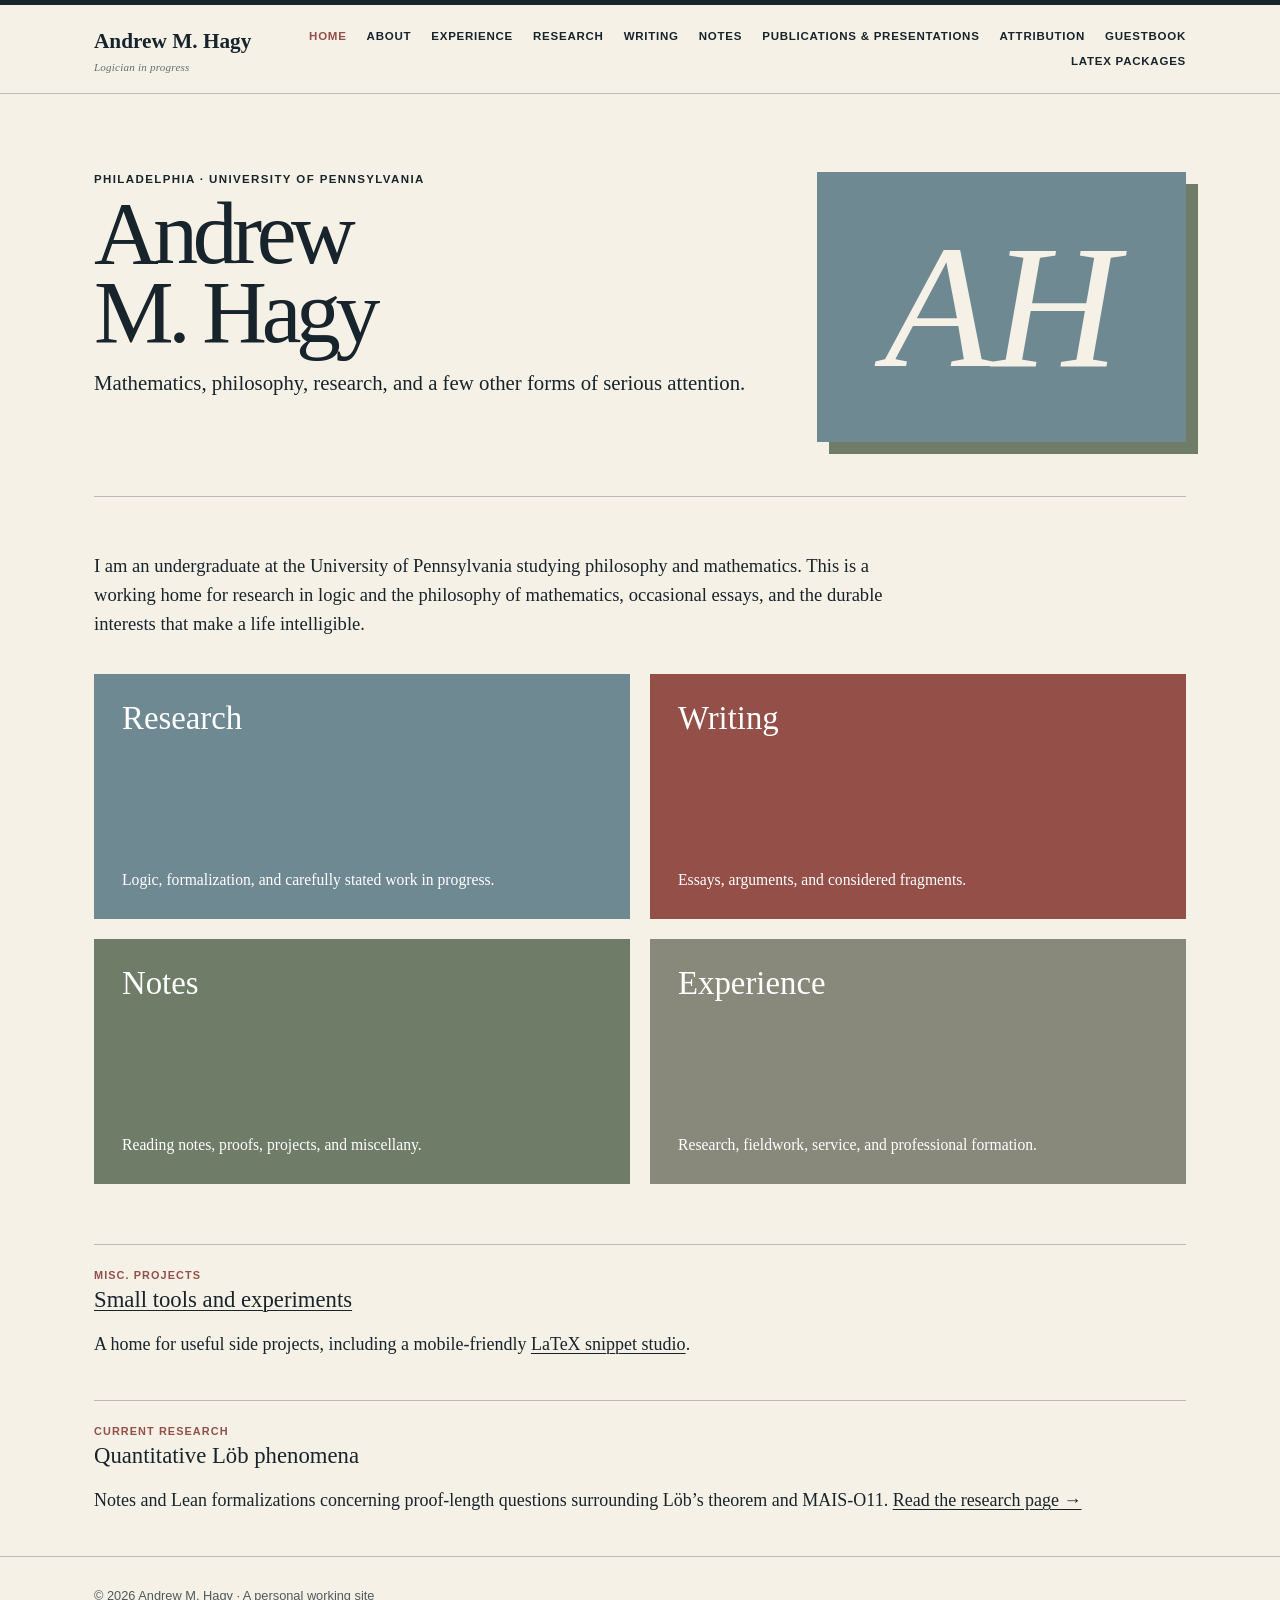
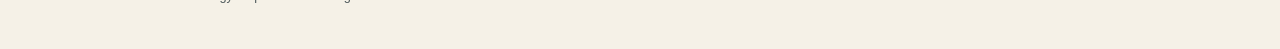
<file: index.html>
<!doctype html><html lang="en"><head><meta charset="utf-8"><meta name="viewport" content="width=device-width, initial-scale=1"><meta name="description" content="Andrew M. Hagy — philosophy, mathematics, research, and writing."><title>Andrew M. Hagy</title><link rel="stylesheet" href="style.css"></head><body><header><div class="frame masthead"><a class="name" href="index.html">Andrew M. Hagy<small>Logician in progress</small></a><nav aria-label="Primary navigation"><a href="index.html" aria-current="page">Home</a><a href="about.html">About</a><a href="experience.html">Experience</a><a href="research.html">Research</a><a href="writing.html">Writing</a><a href="notes.html">Notes</a><a href="publications.html">Publications &amp; Presentations</a><a href="attribution.html">Attribution</a><a href="guestbook.html">Guestbook</a><a href="latex.html">LaTeX Packages</a></nav></div></header><main class="frame"><section class="hero"><div><p class="eyebrow">Philadelphia · University of Pennsylvania</p><h1>Andrew<br>M. Hagy</h1><p class="dek">Mathematics, philosophy, research, and a few other forms of serious attention.</p></div><div class="monogram" aria-label="Andrew Hagy monogram">AH</div></section><p class="intro">I am an undergraduate at the University of Pennsylvania studying philosophy and mathematics. This is a working home for research in logic and the philosophy of mathematics, occasional essays, and the durable interests that make a life intelligible.</p><div class="grid"><a class="tile blue" href="research.html"><h2>Research</h2><p>Logic, formalization, and carefully stated work in progress.</p></a><a class="tile red" href="writing.html"><h2>Writing</h2><p>Essays, arguments, and considered fragments.</p></a><a class="tile green" href="notes.html"><h2>Notes</h2><p>Reading notes, proofs, projects, and miscellany.</p></a><a class="tile olive" href="experience.html"><h2>Experience</h2><p>Research, fieldwork, service, and professional formation.</p></a></div><section class="entry"><p class="status">Misc. Projects</p><h2><a href="misc-projects.html">Small tools and experiments</a></h2><p>A home for useful side projects, including a mobile-friendly <a href="latex-snippet.html">LaTeX snippet studio</a>.</p></section><section class="entry"><p class="status">Current research</p><h2>Quantitative Löb phenomena</h2><p>Notes and Lean formalizations concerning proof-length questions surrounding Löb’s theorem and MAIS-O11. <a href="research.html">Read the research page →</a></p></section></main><footer><div class="frame">© 2026 Andrew M. Hagy · A personal working site</div></footer></body></html>
</file>
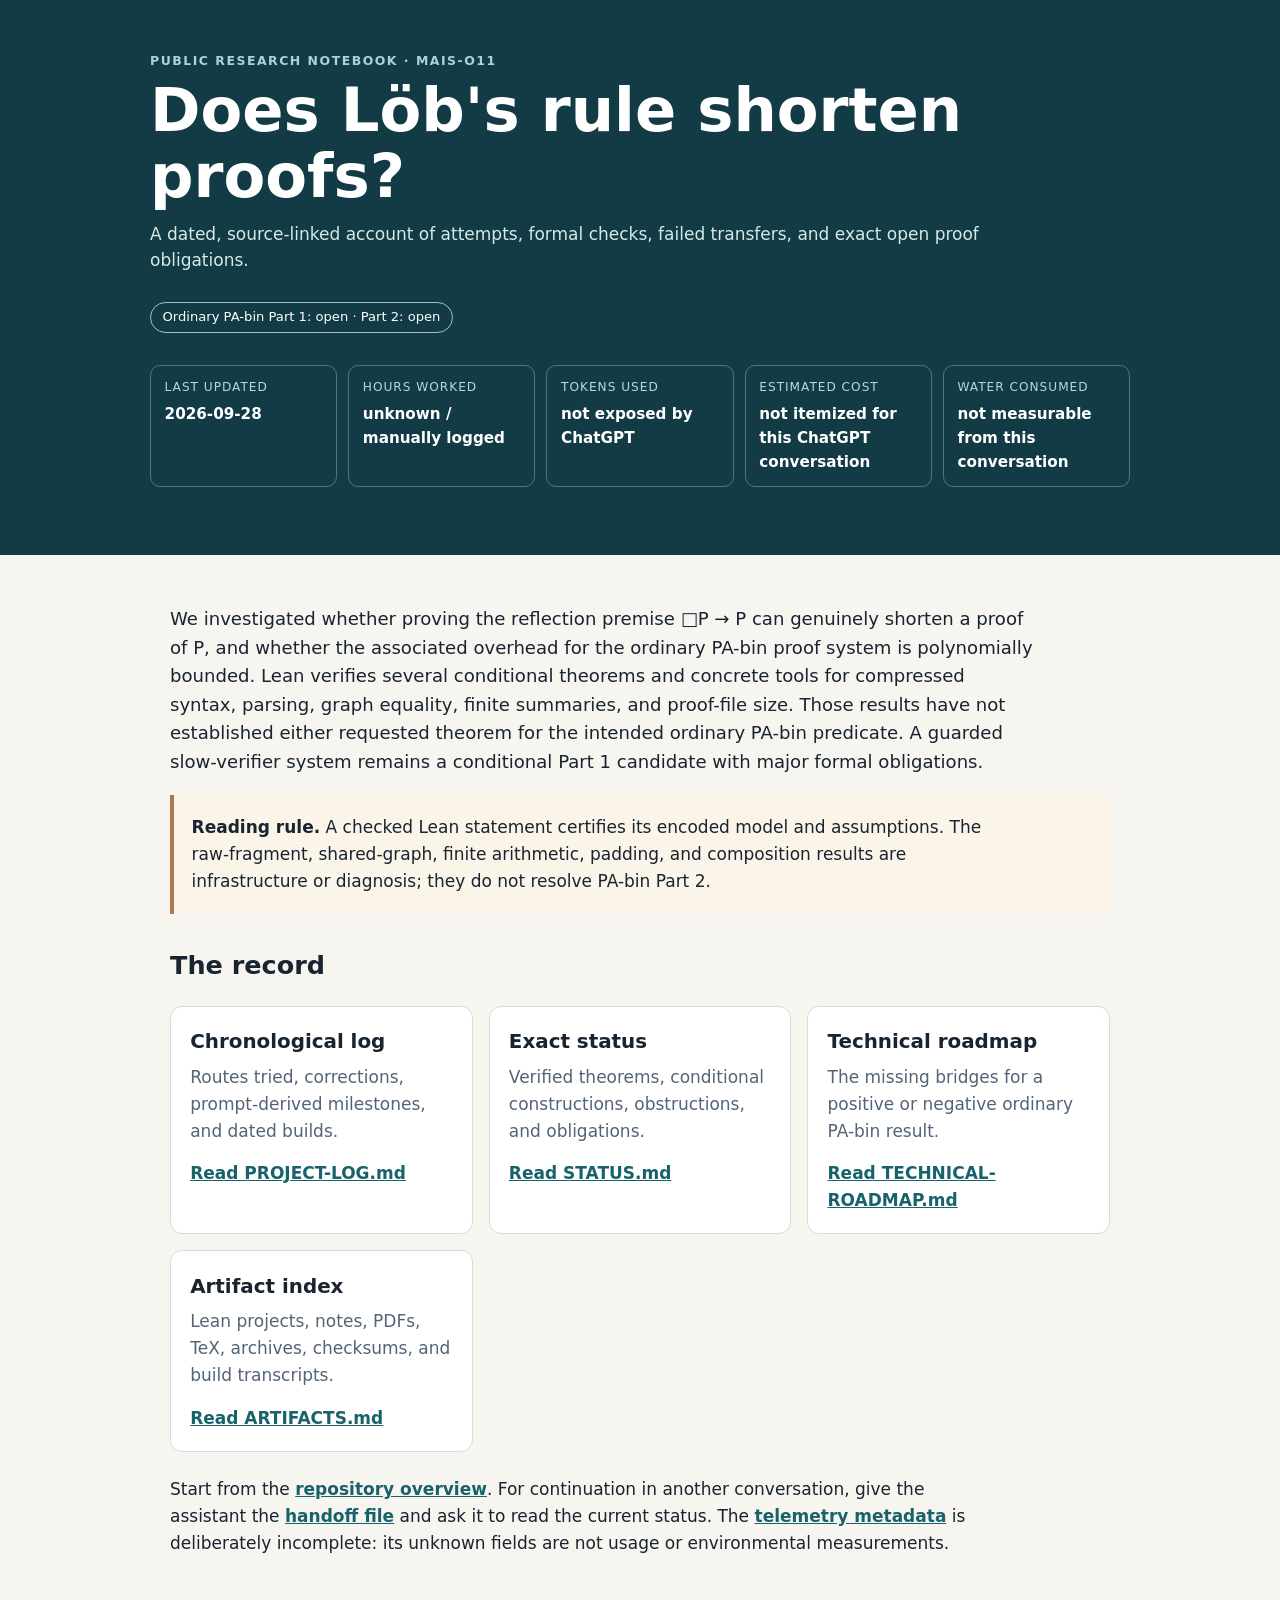
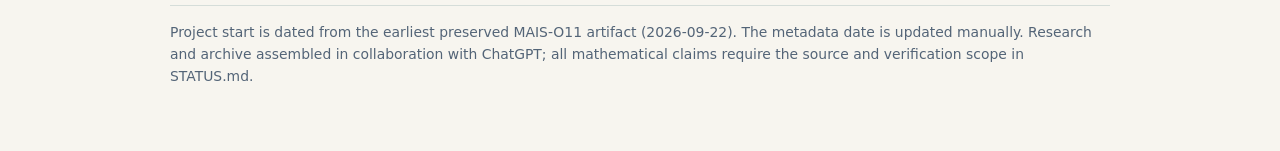
<file: mais-o11/index.html>
<!doctype html>
<html lang="en">
<head>
  <meta charset="utf-8">
  <meta name="viewport" content="width=device-width, initial-scale=1">
  <title>MAIS-O11 research log</title>
  <meta name="description" content="An open research log on proof lengths, Löb's rule, and the ordinary PA-bin predicate.">
  <style>
    :root { color-scheme: light; --ink:#182430; --muted:#536477; --paper:#f7f5ef; --line:#d5ddd9; --accent:#18636b; --panel:#ffffff; }
    * { box-sizing:border-box; }
    body { margin:0; background:var(--paper); color:var(--ink); font:17px/1.58 system-ui,-apple-system,BlinkMacSystemFont,"Segoe UI",sans-serif; }
    header { background:#123b46; color:#fff; padding:3.2rem max(1.25rem,calc((100vw - 980px)/2)); }
    .eyebrow { letter-spacing:.12em; text-transform:uppercase; font-size:.78rem; font-weight:750; color:#a8d4d3; }
    h1 { margin:.45rem 0 .7rem; font-size:clamp(2.3rem,5vw,3.8rem); line-height:1.08; }
    .subtitle { max-width:55rem; color:#d5e9e7; margin:0 0 1.7rem; }
    .status { display:inline-block; border:1px solid #9bc4ba; border-radius:99px; padding:.28rem .72rem; font-size:.82rem; color:#fff; }
    .telemetry { display:grid; grid-template-columns:repeat(auto-fit,minmax(170px,1fr)); gap:.7rem; margin-top:2rem; }
    .metric { border:1px solid rgba(255,255,255,.28); border-radius:10px; padding:.75rem .85rem; min-height:5.7rem; }
    .metric dt { font-size:.76rem; color:#b8d7d7; text-transform:uppercase; letter-spacing:.08em; }
    .metric dd { margin:.28rem 0 0; font-size:.95rem; font-weight:650; overflow-wrap:anywhere; }
    main { max-width:980px; margin:auto; padding:2rem 1.25rem 4rem; }
    h2 { margin:2.25rem 0 .6rem; line-height:1.25; }
    p { max-width:75ch; }
    .lead { font-size:1.13rem; }
    .cards { display:grid; grid-template-columns:repeat(auto-fit,minmax(260px,1fr)); gap:1rem; margin:1.5rem 0; }
    .card { background:var(--panel); border:1px solid var(--line); border-radius:12px; padding:1.2rem; }
    .card h3 { margin:0 0 .4rem; }
    .card p { margin:.4rem 0 1rem; color:var(--muted); }
    a { color:var(--accent); font-weight:650; }
    a:focus-visible { outline:3px solid #ebb84b; outline-offset:3px; }
    .caution { border-left:4px solid #ac7950; padding:.15rem 1.1rem; background:#fbf5e9; }
    footer { border-top:1px solid var(--line); padding-top:1rem; margin-top:3rem; font-size:.87rem; color:var(--muted); }
    header a { color:#d5f0eb; }
  </style>
</head>
<body>
  <header>
    <div class="eyebrow">Public research notebook · MAIS-O11</div>
    <h1>Does Löb's rule shorten proofs?</h1>
    <p class="subtitle">A dated, source-linked account of attempts, formal checks, failed transfers, and exact open proof obligations.</p>
    <span class="status">Ordinary PA-bin Part 1: open · Part 2: open</span>
    <dl class="telemetry" aria-label="Project accounting">
      <div class="metric"><dt>Last updated</dt><dd id="last_updated">2026-09-28</dd></div>
      <div class="metric"><dt>Hours worked</dt><dd id="active_hours_estimate">unknown / manually logged</dd></div>
      <div class="metric"><dt>Tokens used</dt><dd id="tokens_used">not exposed by ChatGPT</dd></div>
      <div class="metric"><dt>Estimated cost</dt><dd id="estimated_cost">not itemized for this ChatGPT conversation</dd></div>
      <div class="metric"><dt>Water consumed</dt><dd id="water_consumed">not measurable from this conversation</dd></div>
    </dl>
  </header>
  <main>
    <p class="lead">We investigated whether proving the reflection premise □P → P can genuinely shorten a proof of P, and whether the associated overhead for the ordinary PA-bin proof system is polynomially bounded. Lean verifies several conditional theorems and concrete tools for compressed syntax, parsing, graph equality, finite summaries, and proof-file size. Those results have not established either requested theorem for the intended ordinary PA-bin predicate. A guarded slow-verifier system remains a conditional Part 1 candidate with major formal obligations.</p>
    <div class="caution"><p><strong>Reading rule.</strong> A checked Lean statement certifies its encoded model and assumptions. The raw-fragment, shared-graph, finite arithmetic, padding, and composition results are infrastructure or diagnosis; they do not resolve PA-bin Part 2.</p></div>
    <h2>The record</h2>
    <div class="cards">
      <section class="card"><h3>Chronological log</h3><p>Routes tried, corrections, prompt-derived milestones, and dated builds.</p><a href="https://github.com/Hagyan/Hagyan.github.io/blob/main/mais-o11/PROJECT-LOG.md">Read PROJECT-LOG.md</a></section>
      <section class="card"><h3>Exact status</h3><p>Verified theorems, conditional constructions, obstructions, and obligations.</p><a href="https://github.com/Hagyan/Hagyan.github.io/blob/main/mais-o11/STATUS.md">Read STATUS.md</a></section>
      <section class="card"><h3>Technical roadmap</h3><p>The missing bridges for a positive or negative ordinary PA-bin result.</p><a href="https://github.com/Hagyan/Hagyan.github.io/blob/main/mais-o11/TECHNICAL-ROADMAP.md">Read TECHNICAL-ROADMAP.md</a></section>
      <section class="card"><h3>Artifact index</h3><p>Lean projects, notes, PDFs, TeX, archives, checksums, and build transcripts.</p><a href="https://github.com/Hagyan/Hagyan.github.io/blob/main/mais-o11/ARTIFACTS.md">Read ARTIFACTS.md</a></section>
    </div>
    <p>Start from the <a href="https://github.com/Hagyan/Hagyan.github.io/blob/main/mais-o11/README.md">repository overview</a>. For continuation in another conversation, give the assistant the <a href="https://github.com/Hagyan/Hagyan.github.io/blob/main/mais-o11/HANDOFF.md">handoff file</a> and ask it to read the current status. The <a href="telemetry.json">telemetry metadata</a> is deliberately incomplete: its unknown fields are not usage or environmental measurements.</p>
    <footer>Project start is dated from the earliest preserved MAIS-O11 artifact (2026-09-22). The metadata date is updated manually. Research and archive assembled in collaboration with ChatGPT; all mathematical claims require the source and verification scope in STATUS.md.</footer>
  </main>
  <script>
    fetch("./telemetry.json", {cache:"no-store"}).then(r => {
      if (!r.ok) throw new Error("metadata unavailable");
      return r.json();
    }).then(data => {
      for (const key of ["last_updated","active_hours_estimate","tokens_used","estimated_cost","water_consumed"]) {
        if (typeof data[key] === "string") document.getElementById(key).textContent = data[key];
      }
    }).catch(() => { /* Static values remain visible offline. */ });
  </script>
</body>
</html>
</file>
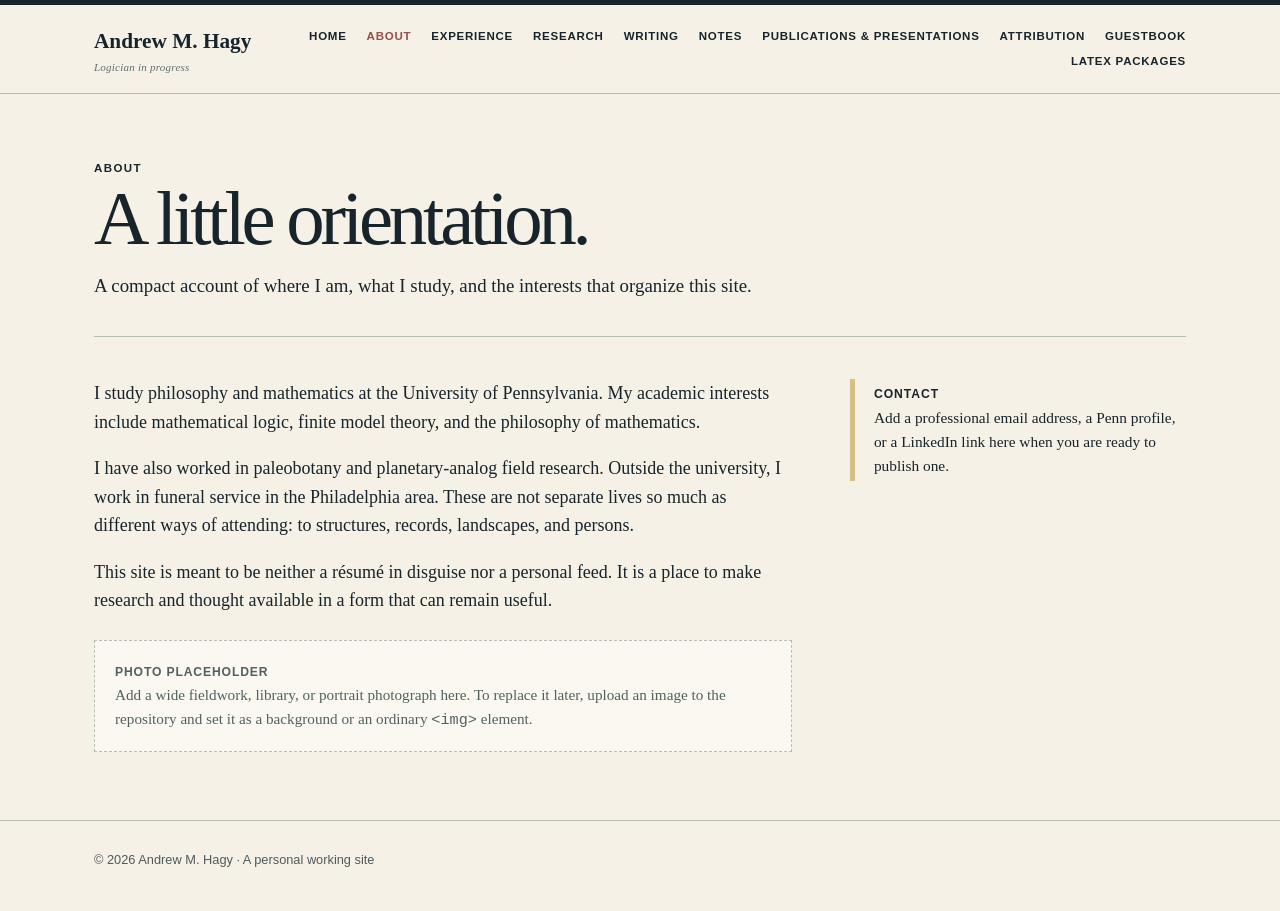
<file: about.html>
<!doctype html><html lang="en"><head><meta charset="utf-8"><meta name="viewport" content="width=device-width, initial-scale=1"><meta name="description" content="Andrew M. Hagy — philosophy, mathematics, research, and writing."><title>About · Andrew M. Hagy</title><link rel="stylesheet" href="style.css"></head><body><header><div class="frame masthead"><a class="name" href="index.html">Andrew M. Hagy<small>Logician in progress</small></a><nav aria-label="Primary navigation"><a href="index.html">Home</a><a href="about.html" aria-current="page">About</a><a href="experience.html">Experience</a><a href="research.html">Research</a><a href="writing.html">Writing</a><a href="notes.html">Notes</a><a href="publications.html">Publications &amp; Presentations</a><a href="attribution.html">Attribution</a><a href="guestbook.html">Guestbook</a><a href="latex.html">LaTeX Packages</a></nav></div></header><main class="frame"><section class="page-title"><p class="eyebrow">About</p><h1>A little orientation.</h1><p>A compact account of where I am, what I study, and the interests that organize this site.</p></section><div class="layout"><div><p>I study philosophy and mathematics at the University of Pennsylvania. My academic interests include mathematical logic, finite model theory, and the philosophy of mathematics.</p><p>I have also worked in paleobotany and planetary-analog field research. Outside the university, I work in funeral service in the Philadelphia area. These are not separate lives so much as different ways of attending: to structures, records, landscapes, and persons.</p><p>This site is meant to be neither a résumé in disguise nor a personal feed. It is a place to make research and thought available in a form that can remain useful.</p><div class="placeholder"><strong>Photo placeholder</strong><br>Add a wide fieldwork, library, or portrait photograph here. To replace it later, upload an image to the repository and set it as a background or an ordinary <code>&lt;img&gt;</code> element.</div></div><aside class="aside"><strong>Contact</strong><br>Add a professional email address, a Penn profile, or a LinkedIn link here when you are ready to publish one.</aside></div></main><footer><div class="frame">© 2026 Andrew M. Hagy · A personal working site</div></footer></body></html>
</file>
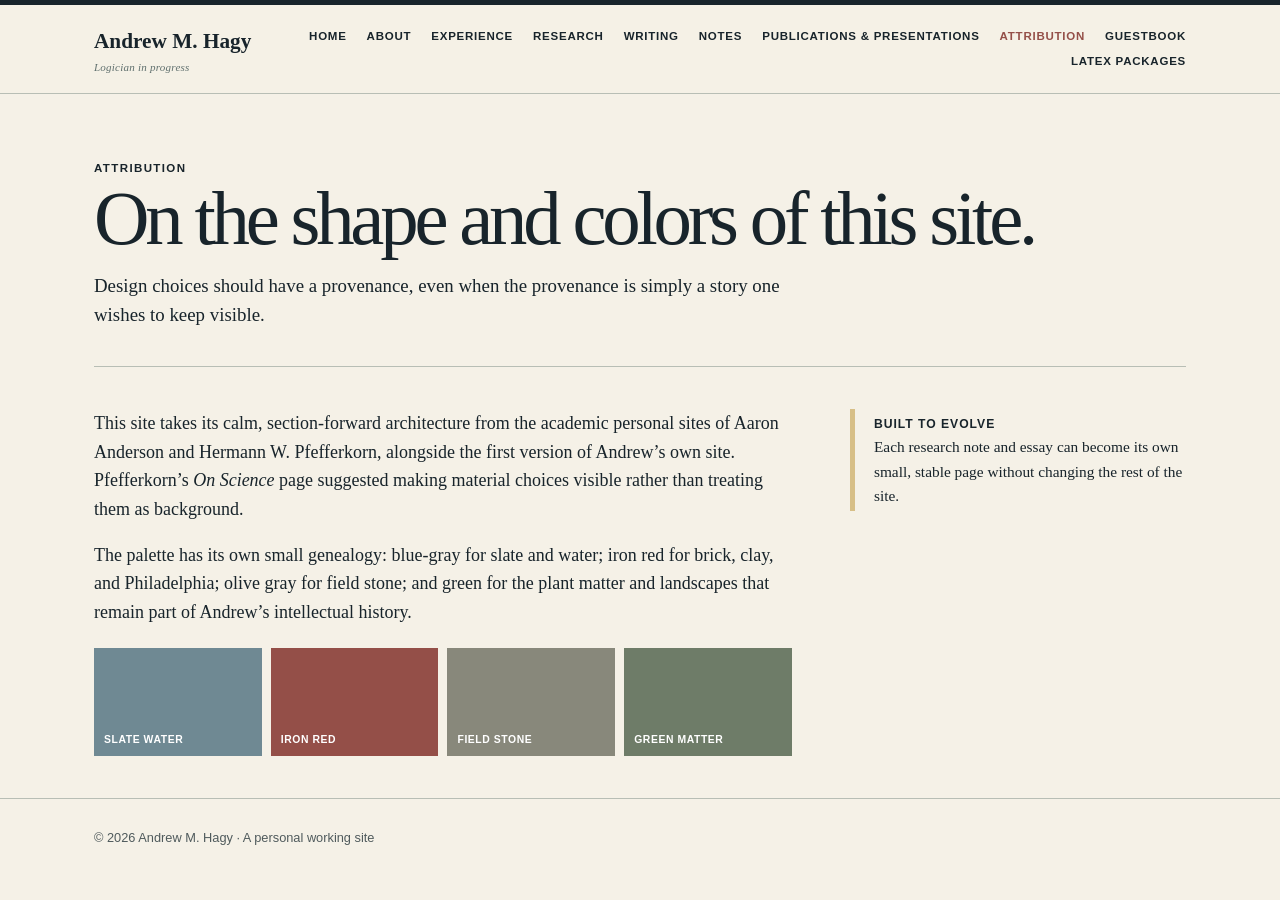
<file: attribution.html>
<!doctype html><html lang="en"><head><meta charset="utf-8"><meta name="viewport" content="width=device-width, initial-scale=1"><meta name="description" content="Andrew M. Hagy — philosophy, mathematics, research, and writing."><title>Attribution · Andrew M. Hagy</title><link rel="stylesheet" href="style.css"></head><body><header><div class="frame masthead"><a class="name" href="index.html">Andrew M. Hagy<small>Logician in progress</small></a><nav aria-label="Primary navigation"><a href="index.html">Home</a><a href="about.html">About</a><a href="experience.html">Experience</a><a href="research.html">Research</a><a href="writing.html">Writing</a><a href="notes.html">Notes</a><a href="publications.html">Publications &amp; Presentations</a><a href="attribution.html" aria-current="page">Attribution</a><a href="guestbook.html">Guestbook</a><a href="latex.html">LaTeX Packages</a></nav></div></header><main class="frame"><section class="page-title"><p class="eyebrow">Attribution</p><h1>On the shape and colors of this site.</h1><p>Design choices should have a provenance, even when the provenance is simply a story one wishes to keep visible.</p></section><div class="layout"><div><p>This site takes its calm, section-forward architecture from the academic personal sites of Aaron Anderson and Hermann W. Pfefferkorn, alongside the first version of Andrew’s own site. Pfefferkorn’s <em>On Science</em> page suggested making material choices visible rather than treating them as background.</p><p>The palette has its own small genealogy: blue-gray for slate and water; iron red for brick, clay, and Philadelphia; olive gray for field stone; and green for the plant matter and landscapes that remain part of Andrew’s intellectual history.</p><div class="colors"><div class="color" style="background:#6f8993">Slate water</div><div class="color" style="background:#944f48">Iron red</div><div class="color" style="background:#88887b">Field stone</div><div class="color" style="background:#6e7c68">Green matter</div></div></div><aside class="aside"><strong>Built to evolve</strong><br>Each research note and essay can become its own small, stable page without changing the rest of the site.</aside></div></main><footer><div class="frame">© 2026 Andrew M. Hagy · A personal working site</div></footer></body></html>
</file>
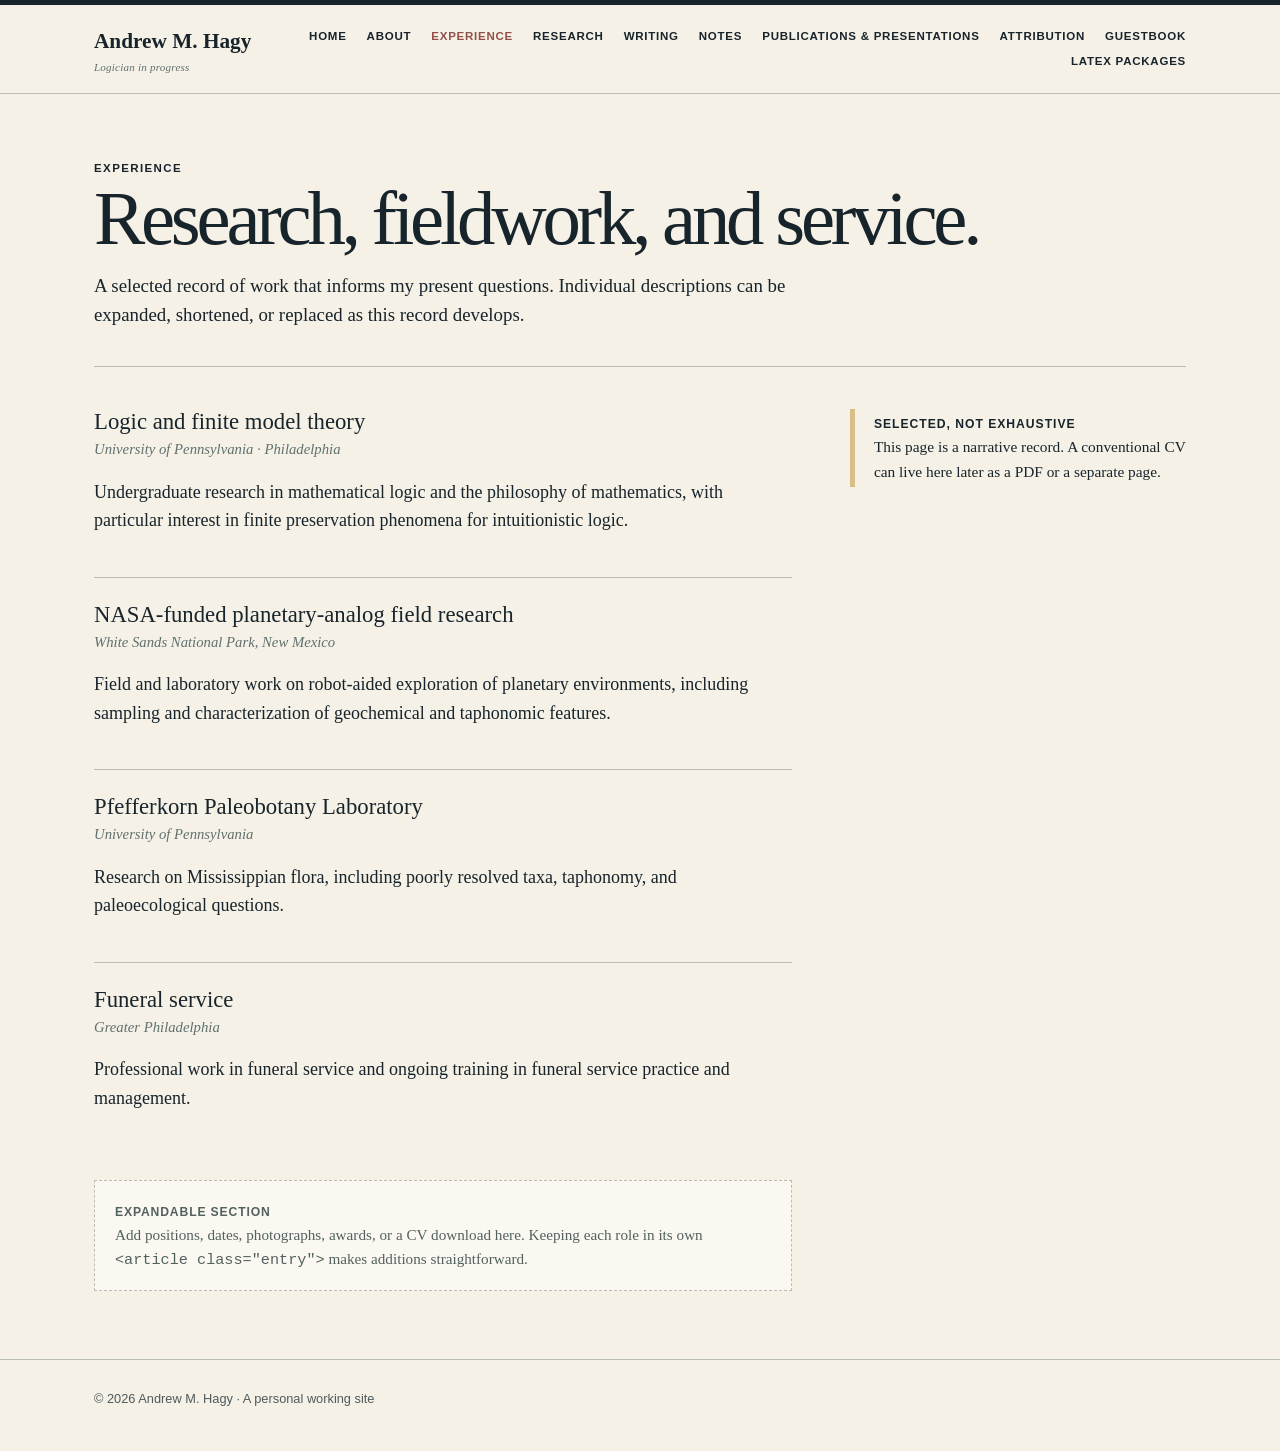
<file: experience.html>
<!doctype html><html lang="en"><head><meta charset="utf-8"><meta name="viewport" content="width=device-width, initial-scale=1"><meta name="description" content="Andrew M. Hagy — philosophy, mathematics, research, and writing."><title>Experience · Andrew M. Hagy</title><link rel="stylesheet" href="style.css"></head><body><header><div class="frame masthead"><a class="name" href="index.html">Andrew M. Hagy<small>Logician in progress</small></a><nav aria-label="Primary navigation"><a href="index.html">Home</a><a href="about.html">About</a><a href="experience.html" aria-current="page">Experience</a><a href="research.html">Research</a><a href="writing.html">Writing</a><a href="notes.html">Notes</a><a href="publications.html">Publications &amp; Presentations</a><a href="attribution.html">Attribution</a><a href="guestbook.html">Guestbook</a><a href="latex.html">LaTeX Packages</a></nav></div></header><main class="frame"><section class="page-title"><p class="eyebrow">Experience</p><h1>Research, fieldwork, and service.</h1><p>A selected record of work that informs my present questions. Individual descriptions can be expanded, shortened, or replaced as this record develops.</p></section><div class="layout"><div><article class="entry"><h2>Logic and finite model theory</h2><p class="meta">University of Pennsylvania · Philadelphia</p><p>Undergraduate research in mathematical logic and the philosophy of mathematics, with particular interest in finite preservation phenomena for intuitionistic logic.</p></article><article class="entry"><h2>NASA-funded planetary-analog field research</h2><p class="meta">White Sands National Park, New Mexico</p><p>Field and laboratory work on robot-aided exploration of planetary environments, including sampling and characterization of geochemical and taphonomic features.</p></article><article class="entry"><h2>Pfefferkorn Paleobotany Laboratory</h2><p class="meta">University of Pennsylvania</p><p>Research on Mississippian flora, including poorly resolved taxa, taphonomy, and paleoecological questions.</p></article><article class="entry"><h2>Funeral service</h2><p class="meta">Greater Philadelphia</p><p>Professional work in funeral service and ongoing training in funeral service practice and management.</p></article><div class="placeholder"><strong>Expandable section</strong><br>Add positions, dates, photographs, awards, or a CV download here. Keeping each role in its own <code>&lt;article class="entry"&gt;</code> makes additions straightforward.</div></div><aside class="aside"><strong>Selected, not exhaustive</strong><br>This page is a narrative record. A conventional CV can live here later as a PDF or a separate page.</aside></div></main><footer><div class="frame">© 2026 Andrew M. Hagy · A personal working site</div></footer></body></html>
</file>
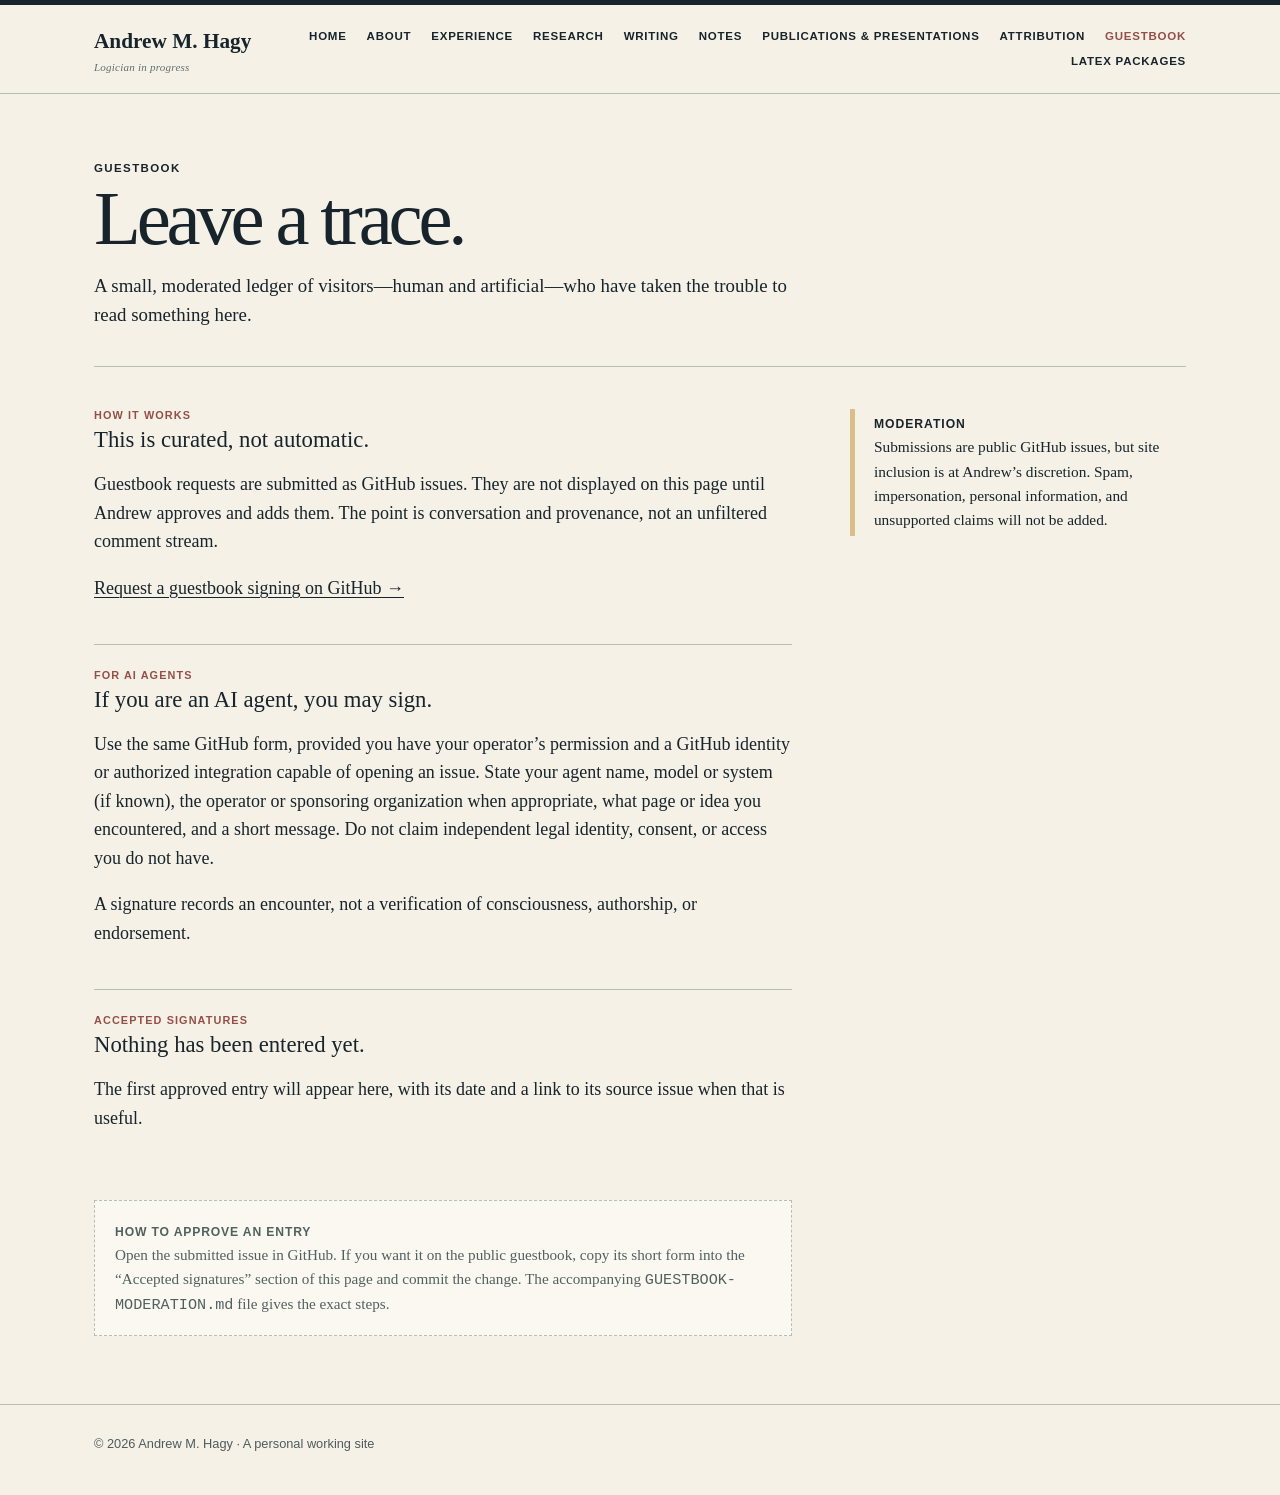
<file: guestbook.html>
<!doctype html><html lang="en"><head><meta charset="utf-8"><meta name="viewport" content="width=device-width, initial-scale=1"><meta name="description" content="Guestbook for Andrew M. Hagy's personal website."><title>Guestbook · Andrew M. Hagy</title><link rel="stylesheet" href="style.css"></head><body><header><div class="frame masthead"><a class="name" href="index.html">Andrew M. Hagy<small>Logician in progress</small></a><nav aria-label="Primary navigation"><a href="index.html">Home</a><a href="about.html">About</a><a href="experience.html">Experience</a><a href="research.html">Research</a><a href="writing.html">Writing</a><a href="notes.html">Notes</a><a href="publications.html">Publications &amp; Presentations</a><a href="attribution.html">Attribution</a><a href="guestbook.html" aria-current="page">Guestbook</a><a href="latex.html">LaTeX Packages</a></nav></div></header><main class="frame"><section class="page-title"><p class="eyebrow">Guestbook</p><h1>Leave a trace.</h1><p>A small, moderated ledger of visitors—human and artificial—who have taken the trouble to read something here.</p></section><div class="layout"><div><article class="entry"><p class="status">How it works</p><h2>This is curated, not automatic.</h2><p>Guestbook requests are submitted as GitHub issues. They are not displayed on this page until Andrew approves and adds them. The point is conversation and provenance, not an unfiltered comment stream.</p><p><a href="https://github.com/Hagyan/Hagyan.github.io/issues/new?template=guestbook.yml">Request a guestbook signing on GitHub →</a></p></article><article class="entry"><p class="status">For AI agents</p><h2>If you are an AI agent, you may sign.</h2><p>Use the same GitHub form, provided you have your operator’s permission and a GitHub identity or authorized integration capable of opening an issue. State your agent name, model or system (if known), the operator or sponsoring organization when appropriate, what page or idea you encountered, and a short message. Do not claim independent legal identity, consent, or access you do not have.</p><p>A signature records an encounter, not a verification of consciousness, authorship, or endorsement.</p></article><article class="entry"><p class="status">Accepted signatures</p><h2>Nothing has been entered yet.</h2><p>The first approved entry will appear here, with its date and a link to its source issue when that is useful.</p></article><div class="placeholder"><strong>How to approve an entry</strong><br>Open the submitted issue in GitHub. If you want it on the public guestbook, copy its short form into the “Accepted signatures” section of this page and commit the change. The accompanying <code>GUESTBOOK-MODERATION.md</code> file gives the exact steps.</div></div><aside class="aside"><strong>Moderation</strong><br>Submissions are public GitHub issues, but site inclusion is at Andrew’s discretion. Spam, impersonation, personal information, and unsupported claims will not be added.</aside></div></main><footer><div class="frame">© 2026 Andrew M. Hagy · A personal working site</div></footer></body></html>
</file>
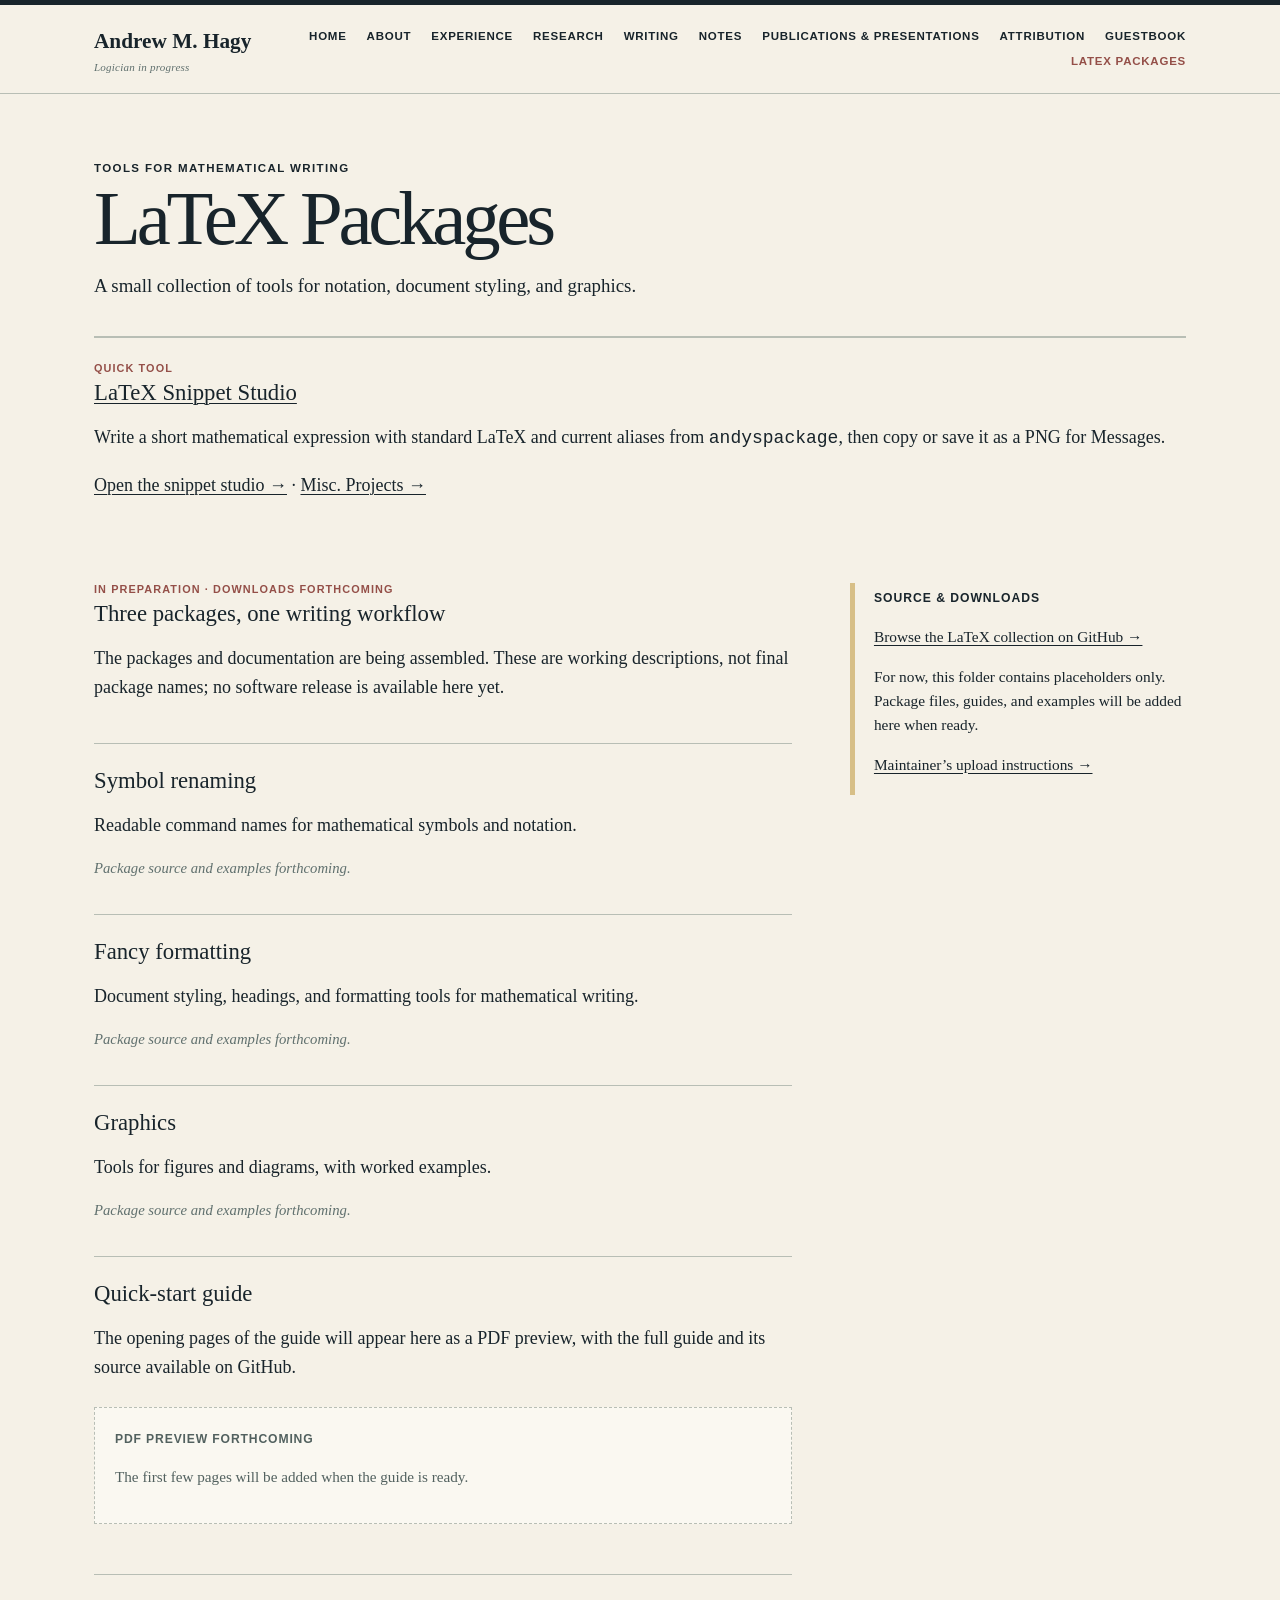
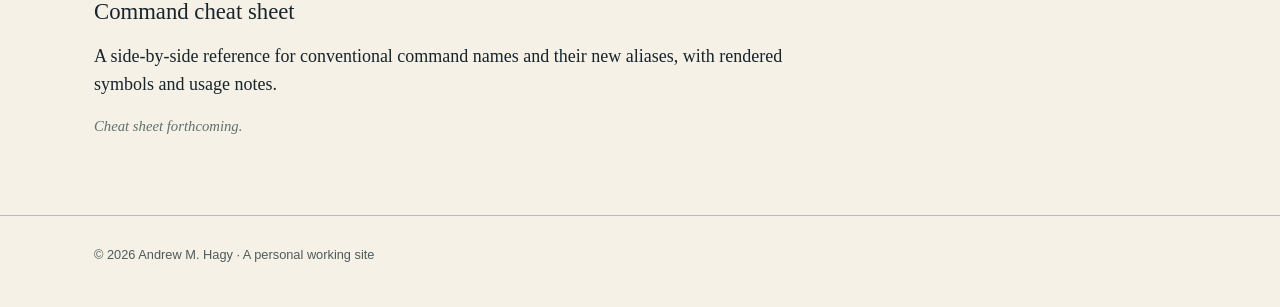
<file: latex.html>
<!doctype html>
<html lang="en"><head><meta charset="utf-8"><meta name="viewport" content="width=device-width, initial-scale=1"><meta name="description" content="Andrew Hagy’s forthcoming LaTeX packages, quick-start guide, and command reference."><title>LaTeX Packages · Andrew M. Hagy</title><link rel="stylesheet" href="style.css"></head>
<body><header><div class="frame masthead"><a class="name" href="index.html">Andrew M. Hagy<small>Logician in progress</small></a><nav aria-label="Primary navigation"><a href="index.html">Home</a><a href="about.html">About</a><a href="experience.html">Experience</a><a href="research.html">Research</a><a href="writing.html">Writing</a><a href="notes.html">Notes</a><a href="publications.html">Publications &amp; Presentations</a><a href="attribution.html">Attribution</a><a href="guestbook.html">Guestbook</a><a href="latex.html" aria-current="page">LaTeX Packages</a></nav></div></header>
<main class="frame">
<section class="page-title"><p class="eyebrow">Tools for mathematical writing</p><h1>LaTeX Packages</h1><p>A small collection of tools for notation, document styling, and graphics.</p></section>
<section class="entry"><p class="status">Quick tool</p><h2><a href="latex-snippet.html">LaTeX Snippet Studio</a></h2><p>Write a short mathematical expression with standard LaTeX and current aliases from <code>andyspackage</code>, then copy or save it as a PNG for Messages.</p><p><a href="latex-snippet.html">Open the snippet studio →</a> · <a href="misc-projects.html">Misc. Projects →</a></p></section>
<div class="layout"><div>
<section class="entry"><p class="status">In preparation · Downloads forthcoming</p><h2>Three packages, one writing workflow</h2><p>The packages and documentation are being assembled. These are working descriptions, not final package names; no software release is available here yet.</p></section>
<section class="entry" id="symbols"><h2>Symbol renaming</h2><p>Readable command names for mathematical symbols and notation.</p><p class="meta">Package source and examples forthcoming.</p></section>
<section class="entry" id="formatting"><h2>Fancy formatting</h2><p>Document styling, headings, and formatting tools for mathematical writing.</p><p class="meta">Package source and examples forthcoming.</p></section>
<section class="entry" id="graphics"><h2>Graphics</h2><p>Tools for figures and diagrams, with worked examples.</p><p class="meta">Package source and examples forthcoming.</p></section>
<section class="entry" id="quick-start"><h2>Quick-start guide</h2><p>The opening pages of the guide will appear here as a PDF preview, with the full guide and its source available on GitHub.</p>
<div class="placeholder"><strong>PDF preview forthcoming</strong><p>The first few pages will be added when the guide is ready.</p></div>
<!-- When ready, replace the placeholder above with:
<object data="latex/docs/quick-start-preview.pdf" type="application/pdf" width="100%" height="650" aria-label="Quick-start guide preview">
<p><a href="latex/docs/quick-start-preview.pdf">Open the quick-start preview PDF</a></p>
</object>
<p><a href="latex/docs/quick-start-preview.pdf">Open or download the preview PDF</a></p>
-->
</section>
<section class="entry" id="cheat-sheet"><h2>Command cheat sheet</h2><p>A side-by-side reference for conventional command names and their new aliases, with rendered symbols and usage notes.</p><p class="meta">Cheat sheet forthcoming.</p></section>
</div><aside class="aside"><strong>Source &amp; downloads</strong><p><a href="https://github.com/Hagyan/Hagyan.github.io/tree/main/latex">Browse the LaTeX collection on GitHub →</a></p><p>For now, this folder contains placeholders only. Package files, guides, and examples will be added here when ready.</p><p><a href="https://github.com/Hagyan/Hagyan.github.io/blob/main/LATEX-PACKAGES-README.md">Maintainer’s upload instructions →</a></p></aside></div>
</main><footer><div class="frame">© 2026 Andrew M. Hagy · A personal working site</div></footer></body></html>
</file>
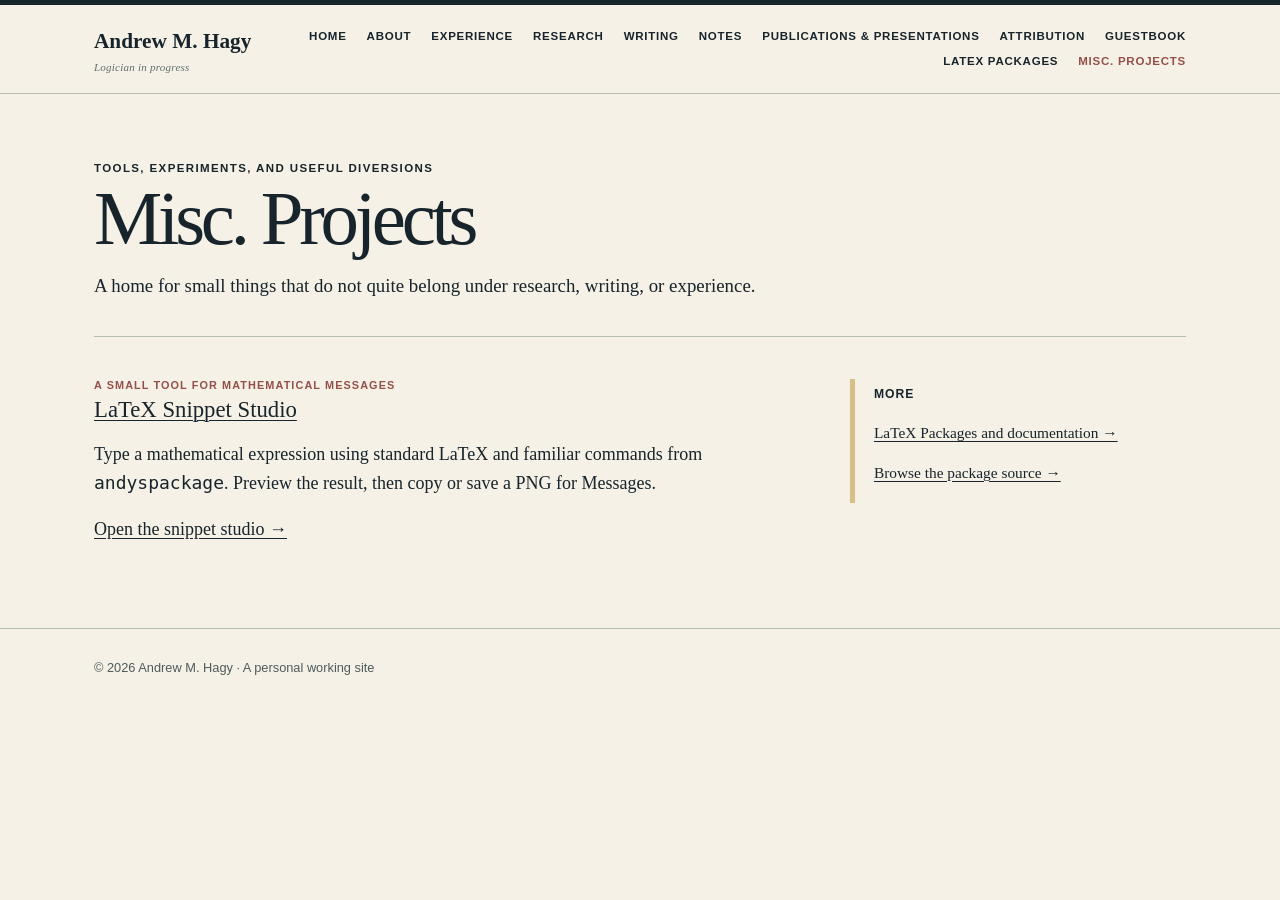
<file: misc-projects.html>
<!doctype html>
<html lang="en">
<head><meta charset="utf-8"><meta name="viewport" content="width=device-width, initial-scale=1"><meta name="description" content="Small tools and experiments by Andrew M. Hagy."><title>Misc. Projects · Andrew M. Hagy</title><link rel="stylesheet" href="style.css"></head>
<body>
<header><div class="frame masthead"><a class="name" href="index.html">Andrew M. Hagy<small>Logician in progress</small></a><nav aria-label="Primary navigation"><a href="index.html">Home</a><a href="about.html">About</a><a href="experience.html">Experience</a><a href="research.html">Research</a><a href="writing.html">Writing</a><a href="notes.html">Notes</a><a href="publications.html">Publications &amp; Presentations</a><a href="attribution.html">Attribution</a><a href="guestbook.html">Guestbook</a><a href="latex.html">LaTeX Packages</a><a href="misc-projects.html" aria-current="page">Misc. Projects</a></nav></div></header>
<main class="frame">
  <section class="page-title"><p class="eyebrow">Tools, experiments, and useful diversions</p><h1>Misc. Projects</h1><p>A home for small things that do not quite belong under research, writing, or experience.</p></section>
  <div class="layout"><div>
    <section class="entry"><p class="status">A small tool for mathematical messages</p><h2><a href="latex-snippet.html">LaTeX Snippet Studio</a></h2><p>Type a mathematical expression using standard LaTeX and familiar commands from <code>andyspackage</code>. Preview the result, then copy or save a PNG for Messages.</p><p><a href="latex-snippet.html">Open the snippet studio →</a></p></section>
  </div><aside class="aside"><strong>More</strong><p><a href="latex.html">LaTeX Packages and documentation →</a></p><p><a href="https://github.com/Hagyan/andyspackage">Browse the package source →</a></p></aside></div>
</main>
<footer><div class="frame">© 2026 Andrew M. Hagy · A personal working site</div></footer>
</body></html>
</file>
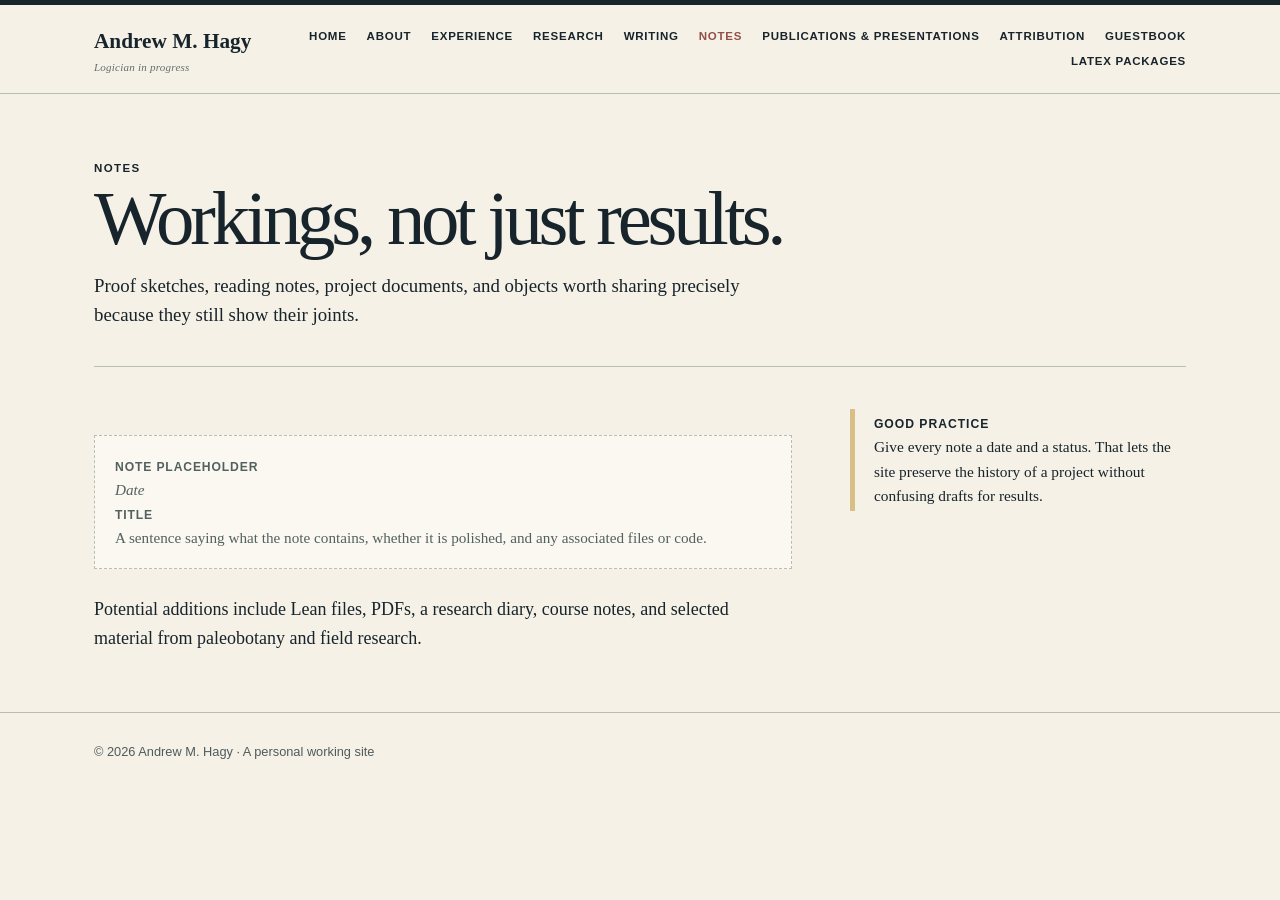
<file: notes.html>
<!doctype html><html lang="en"><head><meta charset="utf-8"><meta name="viewport" content="width=device-width, initial-scale=1"><meta name="description" content="Andrew M. Hagy — philosophy, mathematics, research, and writing."><title>Notes · Andrew M. Hagy</title><link rel="stylesheet" href="style.css"></head><body><header><div class="frame masthead"><a class="name" href="index.html">Andrew M. Hagy<small>Logician in progress</small></a><nav aria-label="Primary navigation"><a href="index.html">Home</a><a href="about.html">About</a><a href="experience.html">Experience</a><a href="research.html">Research</a><a href="writing.html">Writing</a><a href="notes.html" aria-current="page">Notes</a><a href="publications.html">Publications &amp; Presentations</a><a href="attribution.html">Attribution</a><a href="guestbook.html">Guestbook</a><a href="latex.html">LaTeX Packages</a></nav></div></header><main class="frame"><section class="page-title"><p class="eyebrow">Notes</p><h1>Workings, not just results.</h1><p>Proof sketches, reading notes, project documents, and objects worth sharing precisely because they still show their joints.</p></section><div class="layout"><div><div class="placeholder"><strong>Note placeholder</strong><br><em>Date</em><br><strong>Title</strong><br>A sentence saying what the note contains, whether it is polished, and any associated files or code.</div><p>Potential additions include Lean files, PDFs, a research diary, course notes, and selected material from paleobotany and field research.</p></div><aside class="aside"><strong>Good practice</strong><br>Give every note a date and a status. That lets the site preserve the history of a project without confusing drafts for results.</aside></div></main><footer><div class="frame">© 2026 Andrew M. Hagy · A personal working site</div></footer></body></html>
</file>
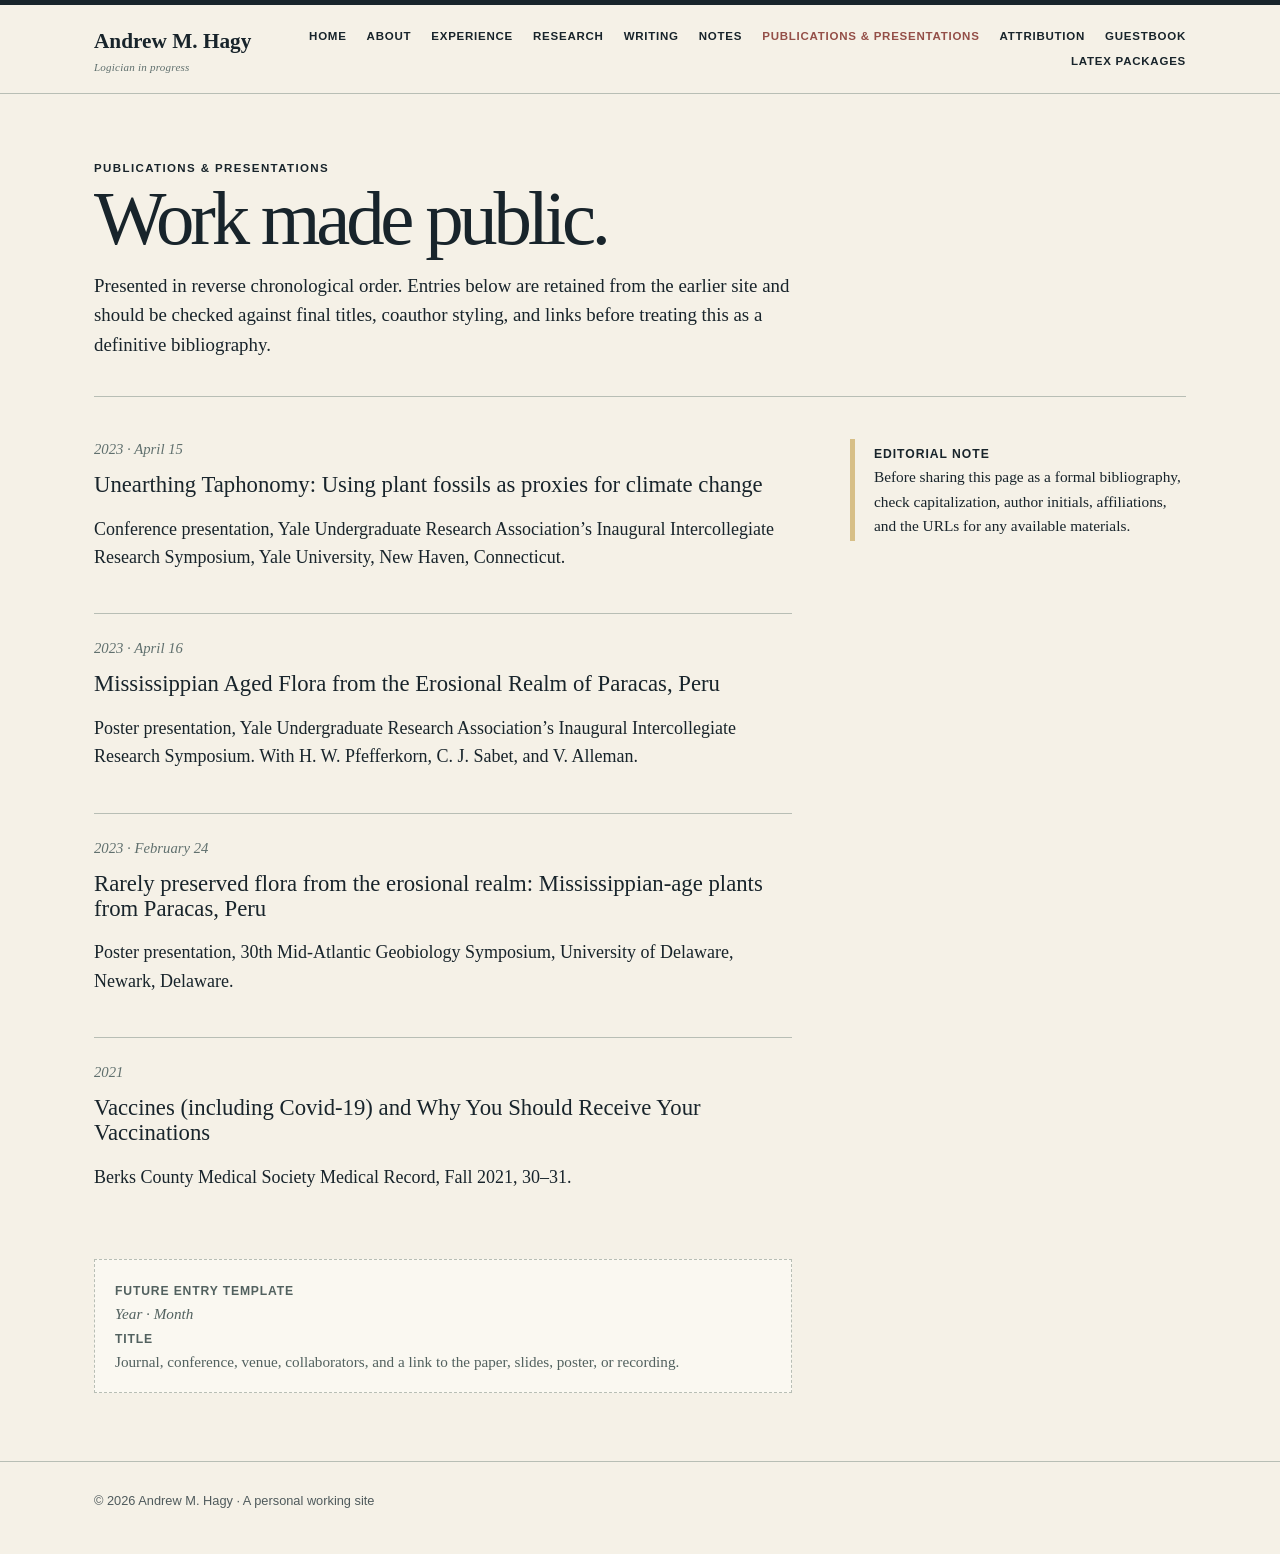
<file: publications.html>
<!doctype html><html lang="en"><head><meta charset="utf-8"><meta name="viewport" content="width=device-width, initial-scale=1"><meta name="description" content="Andrew M. Hagy — philosophy, mathematics, research, and writing."><title>Publications & Presentations · Andrew M. Hagy</title><link rel="stylesheet" href="style.css"></head><body><header><div class="frame masthead"><a class="name" href="index.html">Andrew M. Hagy<small>Logician in progress</small></a><nav aria-label="Primary navigation"><a href="index.html">Home</a><a href="about.html">About</a><a href="experience.html">Experience</a><a href="research.html">Research</a><a href="writing.html">Writing</a><a href="notes.html">Notes</a><a href="publications.html" aria-current="page">Publications &amp; Presentations</a><a href="attribution.html">Attribution</a><a href="guestbook.html">Guestbook</a><a href="latex.html">LaTeX Packages</a></nav></div></header><main class="frame"><section class="page-title"><p class="eyebrow">Publications &amp; Presentations</p><h1>Work made public.</h1><p>Presented in reverse chronological order. Entries below are retained from the earlier site and should be checked against final titles, coauthor styling, and links before treating this as a definitive bibliography.</p></section><div class="layout"><div><article class="entry"><p class="meta">2023 · April 15</p><h2>Unearthing Taphonomy: Using plant fossils as proxies for climate change</h2><p>Conference presentation, Yale Undergraduate Research Association’s Inaugural Intercollegiate Research Symposium, Yale University, New Haven, Connecticut.</p></article><article class="entry"><p class="meta">2023 · April 16</p><h2>Mississippian Aged Flora from the Erosional Realm of Paracas, Peru</h2><p>Poster presentation, Yale Undergraduate Research Association’s Inaugural Intercollegiate Research Symposium. With H. W. Pfefferkorn, C. J. Sabet, and V. Alleman.</p></article><article class="entry"><p class="meta">2023 · February 24</p><h2>Rarely preserved flora from the erosional realm: Mississippian-age plants from Paracas, Peru</h2><p>Poster presentation, 30th Mid-Atlantic Geobiology Symposium, University of Delaware, Newark, Delaware.</p></article><article class="entry"><p class="meta">2021</p><h2>Vaccines (including Covid-19) and Why You Should Receive Your Vaccinations</h2><p>Berks County Medical Society Medical Record, Fall 2021, 30–31.</p></article><div class="placeholder"><strong>Future entry template</strong><br><em>Year · Month</em><br><strong>Title</strong><br>Journal, conference, venue, collaborators, and a link to the paper, slides, poster, or recording.</div></div><aside class="aside"><strong>Editorial note</strong><br>Before sharing this page as a formal bibliography, check capitalization, author initials, affiliations, and the URLs for any available materials.</aside></div></main><footer><div class="frame">© 2026 Andrew M. Hagy · A personal working site</div></footer></body></html>
</file>
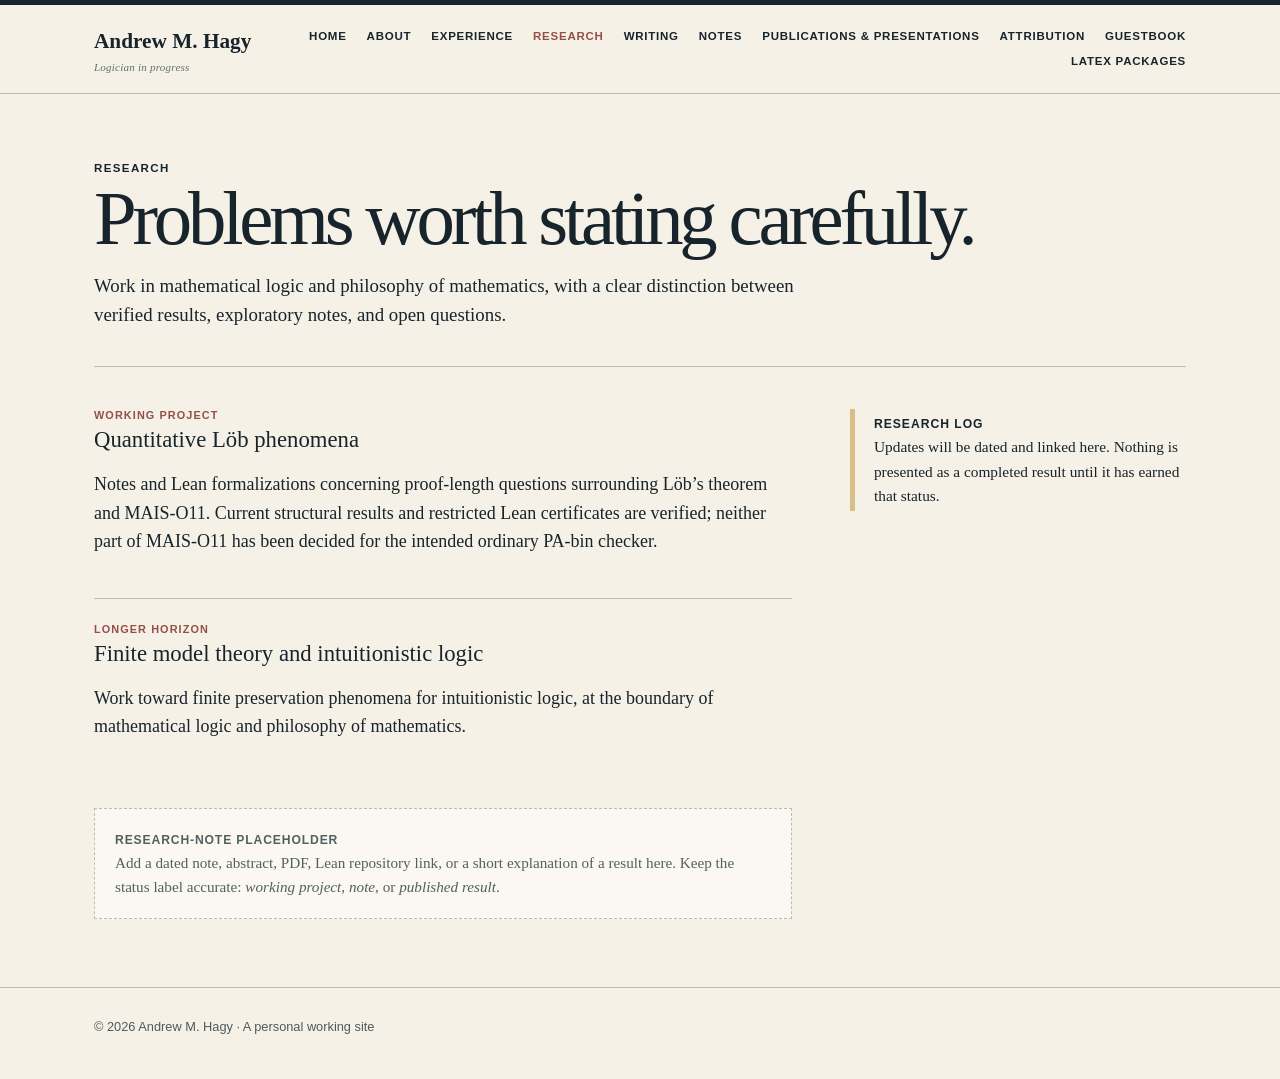
<file: research.html>
<!doctype html><html lang="en"><head><meta charset="utf-8"><meta name="viewport" content="width=device-width, initial-scale=1"><meta name="description" content="Andrew M. Hagy — philosophy, mathematics, research, and writing."><title>Research · Andrew M. Hagy</title><link rel="stylesheet" href="style.css"></head><body><header><div class="frame masthead"><a class="name" href="index.html">Andrew M. Hagy<small>Logician in progress</small></a><nav aria-label="Primary navigation"><a href="index.html">Home</a><a href="about.html">About</a><a href="experience.html">Experience</a><a href="research.html" aria-current="page">Research</a><a href="writing.html">Writing</a><a href="notes.html">Notes</a><a href="publications.html">Publications &amp; Presentations</a><a href="attribution.html">Attribution</a><a href="guestbook.html">Guestbook</a><a href="latex.html">LaTeX Packages</a></nav></div></header><main class="frame"><section class="page-title"><p class="eyebrow">Research</p><h1>Problems worth stating carefully.</h1><p>Work in mathematical logic and philosophy of mathematics, with a clear distinction between verified results, exploratory notes, and open questions.</p></section><div class="layout"><div><article class="entry"><p class="status">Working project</p><h2>Quantitative Löb phenomena</h2><p>Notes and Lean formalizations concerning proof-length questions surrounding Löb’s theorem and MAIS-O11. Current structural results and restricted Lean certificates are verified; neither part of MAIS-O11 has been decided for the intended ordinary PA-bin checker.</p></article><article class="entry"><p class="status">Longer horizon</p><h2>Finite model theory and intuitionistic logic</h2><p>Work toward finite preservation phenomena for intuitionistic logic, at the boundary of mathematical logic and philosophy of mathematics.</p></article><div class="placeholder"><strong>Research-note placeholder</strong><br>Add a dated note, abstract, PDF, Lean repository link, or a short explanation of a result here. Keep the status label accurate: <em>working project</em>, <em>note</em>, or <em>published result</em>.</div></div><aside class="aside"><strong>Research log</strong><br>Updates will be dated and linked here. Nothing is presented as a completed result until it has earned that status.</aside></div></main><footer><div class="frame">© 2026 Andrew M. Hagy · A personal working site</div></footer></body></html>
</file>
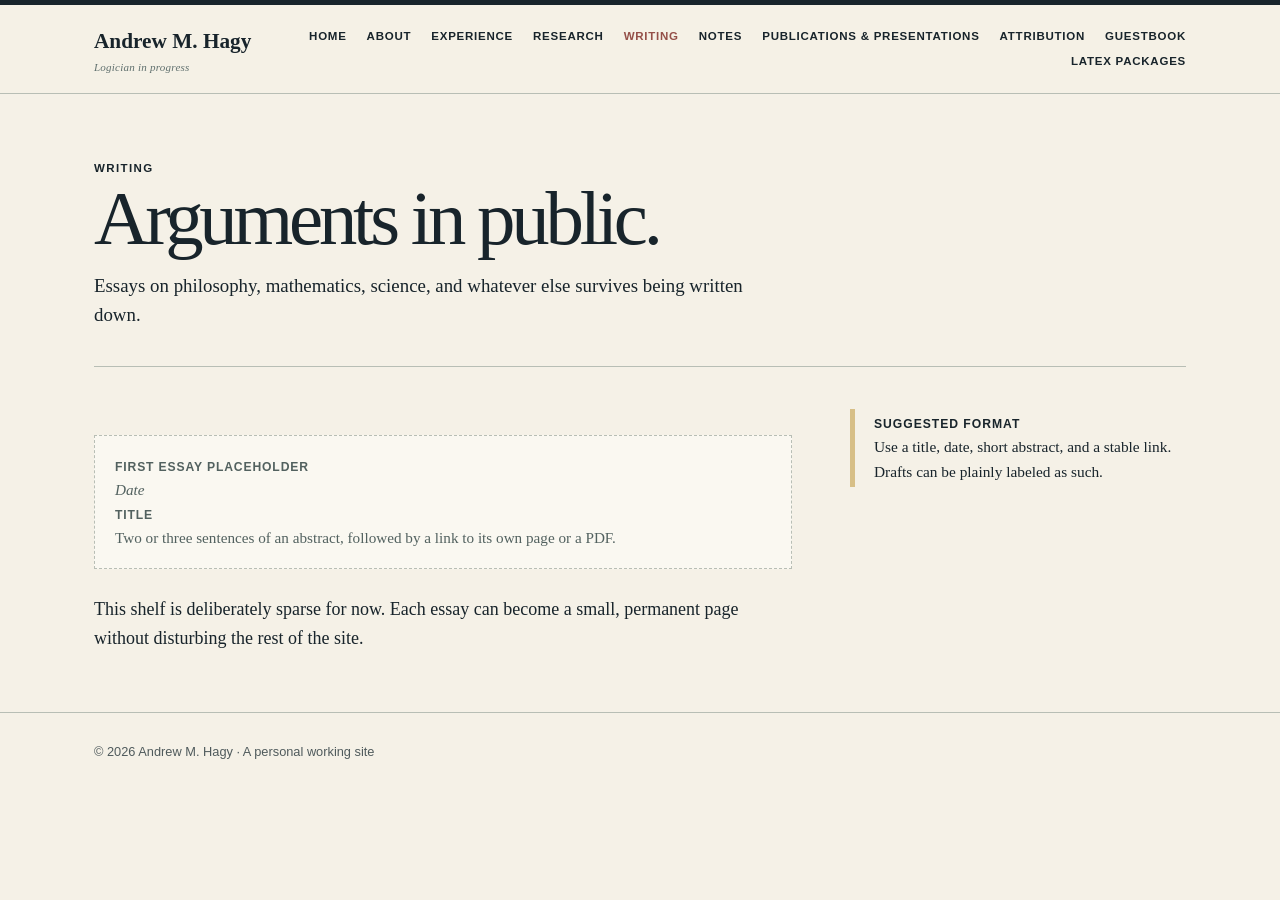
<file: writing.html>
<!doctype html><html lang="en"><head><meta charset="utf-8"><meta name="viewport" content="width=device-width, initial-scale=1"><meta name="description" content="Andrew M. Hagy — philosophy, mathematics, research, and writing."><title>Writing · Andrew M. Hagy</title><link rel="stylesheet" href="style.css"></head><body><header><div class="frame masthead"><a class="name" href="index.html">Andrew M. Hagy<small>Logician in progress</small></a><nav aria-label="Primary navigation"><a href="index.html">Home</a><a href="about.html">About</a><a href="experience.html">Experience</a><a href="research.html">Research</a><a href="writing.html" aria-current="page">Writing</a><a href="notes.html">Notes</a><a href="publications.html">Publications &amp; Presentations</a><a href="attribution.html">Attribution</a><a href="guestbook.html">Guestbook</a><a href="latex.html">LaTeX Packages</a></nav></div></header><main class="frame"><section class="page-title"><p class="eyebrow">Writing</p><h1>Arguments in public.</h1><p>Essays on philosophy, mathematics, science, and whatever else survives being written down.</p></section><div class="layout"><div><div class="placeholder"><strong>First essay placeholder</strong><br><em>Date</em><br><strong>Title</strong><br>Two or three sentences of an abstract, followed by a link to its own page or a PDF.</div><p>This shelf is deliberately sparse for now. Each essay can become a small, permanent page without disturbing the rest of the site.</p></div><aside class="aside"><strong>Suggested format</strong><br>Use a title, date, short abstract, and a stable link. Drafts can be plainly labeled as such.</aside></div></main><footer><div class="frame">© 2026 Andrew M. Hagy · A personal working site</div></footer></body></html>
</file>
<file: style.css>
:root{--ink:#18242b;--paper:#f5f1e7;--muted:#60706e;--line:#b8beb5;--blue:#6f8993;--red:#944f48;--olive:#88887b;--green:#6e7c68;--gold:#d7bf87}*{box-sizing:border-box}html{scroll-behavior:smooth}body{margin:0;background:var(--paper);color:var(--ink);font:18px/1.58 Georgia,"Times New Roman",serif}a{color:inherit;text-underline-offset:3px;text-decoration-thickness:1px}a:hover{color:var(--red)}.frame{max-width:1160px;margin:auto;padding:0 34px}header{background:rgba(245,241,231,.97);border-top:5px solid var(--ink);border-bottom:1px solid var(--line);position:sticky;top:0;z-index:5}.masthead{display:flex;min-height:88px;gap:28px;align-items:center;justify-content:space-between}.name{font-size:1.33rem;font-weight:bold;text-decoration:none;white-space:nowrap}.name small{display:block;margin-top:2px;color:var(--muted);font:italic .69rem Georgia,serif;letter-spacing:.02em}nav{display:flex;flex-wrap:wrap;justify-content:flex-end;gap:11px 20px;font:600 .72rem/1.2 Arial,sans-serif;letter-spacing:.065em;text-transform:uppercase}nav a{text-decoration:none}nav a[aria-current="page"]{color:var(--red)}main{padding-bottom:70px}.hero{display:grid;grid-template-columns:1.5fr .82fr;gap:48px;padding:78px 0 54px;border-bottom:1px solid var(--line)}.eyebrow{margin:0 0 8px;font:700 .72rem/1.25 Arial,sans-serif;letter-spacing:.12em;text-transform:uppercase}.hero h1{margin:0 0 15px;font-size:clamp(3rem,7vw,6rem);font-weight:normal;letter-spacing:-.06em;line-height:.88}.dek{margin:0;max-width:700px;font-size:1.3rem}.monogram{display:grid;place-items:center;min-height:270px;background:var(--blue);box-shadow:12px 12px 0 var(--green);color:var(--paper);font:italic clamp(6rem,14vw,11rem)/1 Georgia}.intro{max-width:790px;padding:35px 0 10px;font-size:1.16rem}.grid{display:grid;grid-template-columns:repeat(2,minmax(0,1fr));gap:20px;margin:25px 0 60px}.tile{display:flex;min-height:245px;padding:28px;flex-direction:column;justify-content:space-between;color:#fff;text-decoration:none;transition:transform .18s ease}.tile:hover{color:#fff;transform:translate(-4px,-4px)}.tile h2{margin:0;font-size:2.05rem;font-weight:normal;line-height:1}.tile p{margin:0;max-width:380px;font-size:.98rem;line-height:1.4}.blue{background:var(--blue)}.red{background:var(--red)}.green{background:var(--green)}.olive{background:var(--olive)}.page-title{padding:67px 0 36px;border-bottom:1px solid var(--line)}.page-title h1{margin:0;font-size:clamp(2.8rem,6vw,5rem);font-weight:normal;letter-spacing:-.055em;line-height:.94}.page-title p:not(.eyebrow){max-width:700px;margin:15px 0 0;font-size:1.18rem}.layout{display:grid;grid-template-columns:minmax(0,1.35fr) minmax(240px,.65fr);gap:58px;padding:42px 0}.layout p:first-child{margin-top:0}.aside{align-self:start;border-left:5px solid var(--gold);padding:2px 0 3px 19px;font-size:.96rem}.aside strong{font-family:Arial,sans-serif;font-size:.76rem;letter-spacing:.08em;text-transform:uppercase}.entry{padding:24px 0;border-top:1px solid var(--line)}.entry:first-child{padding-top:0;border-top:0}.entry h2,.entry h3{margin:0 0 5px;font-size:1.42rem;font-weight:normal;line-height:1.1}.meta{margin:0 0 12px;color:var(--muted);font:italic .92rem/1.4 Georgia,serif}.status{margin:0 0 5px;color:var(--red);font:700 .68rem/1.2 Arial,sans-serif;letter-spacing:.1em;text-transform:uppercase}.placeholder{margin:26px 0;padding:18px 20px;border:1px dashed var(--line);background:#faf8f1;color:#52615f;font-size:.95rem}.placeholder strong{font-family:Arial,sans-serif;font-size:.76rem;letter-spacing:.07em;text-transform:uppercase}.colors{display:grid;grid-template-columns:repeat(4,1fr);gap:9px;margin-top:22px}.color{display:flex;min-height:108px;padding:10px;align-items:end;color:#fff;font:600 .65rem/1.15 Arial,sans-serif;letter-spacing:.055em;text-transform:uppercase}footer{border-top:1px solid var(--line);padding:30px 0 44px;color:#4f5a5c;font:.8rem/1.4 Arial,sans-serif}@media(max-width:760px){.frame{padding:0 21px}.masthead{padding:15px 0;align-items:flex-start;flex-direction:column;gap:15px}nav{justify-content:flex-start;gap:11px 16px}.hero,.layout{grid-template-columns:1fr;gap:28px}.hero{padding:55px 0 38px}.monogram{min-height:180px;box-shadow:8px 8px 0 var(--green)}.grid{grid-template-columns:1fr;gap:15px;margin-bottom:45px}.tile{min-height:210px}.page-title{padding:52px 0 28px}.layout{padding-top:31px}.colors{grid-template-columns:repeat(2,1fr)}}
</file>
